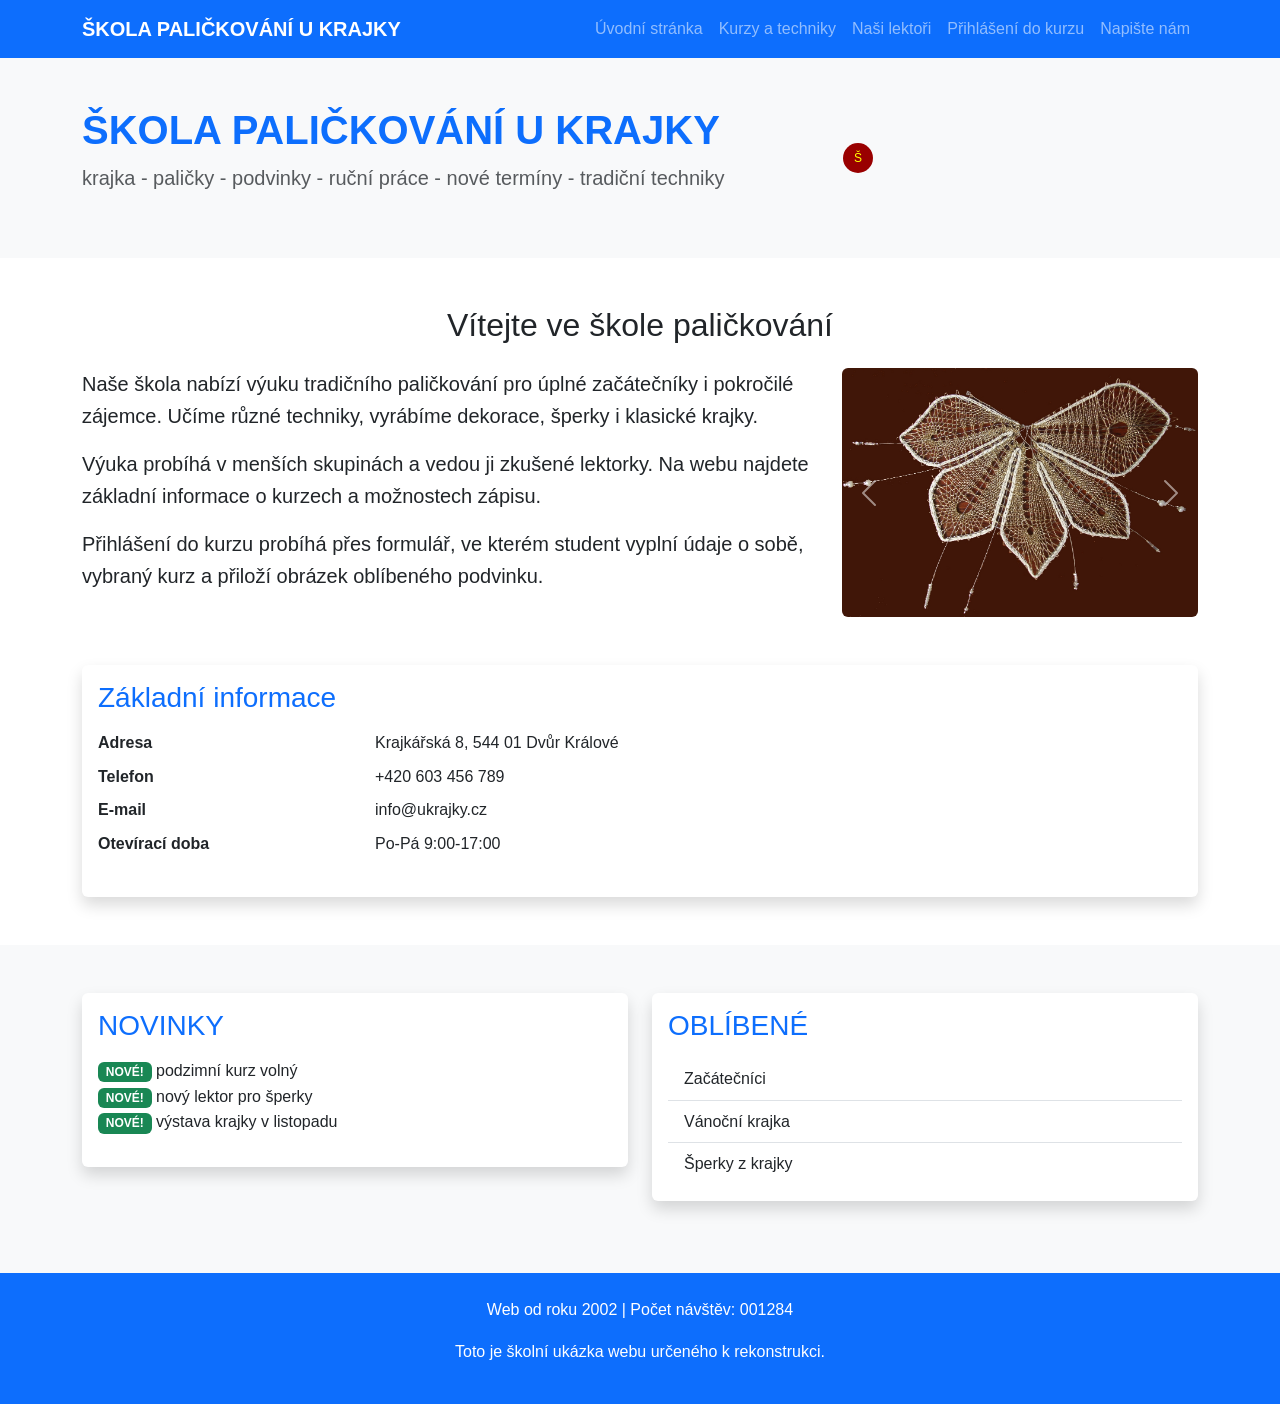
<file: index.html>
﻿<!DOCTYPE html>
<html lang="cs">
<head>
    <meta charset="UTF-8">
    <meta name="viewport" content="width=device-width, initial-scale=1.0">
    <title>Škola Paličkování U Krajky</title>
    <link rel="icon" href="favicon.svg" type="image/svg+xml">
    <link href="https://cdn.jsdelivr.net/npm/bootstrap@5.3.0/dist/css/bootstrap.min.css" rel="stylesheet">
    <link rel="stylesheet" href="style.css">
</head>
<body>
    <nav class="navbar navbar-expand-lg navbar-dark bg-primary">
        <div class="container">
            <a class="navbar-brand" href="index.html">ŠKOLA PALIČKOVÁNÍ U KRAJKY</a>
            <button class="navbar-toggler" type="button" data-bs-toggle="collapse" data-bs-target="#navbarNav">
                <span class="navbar-toggler-icon"></span>
            </button>
            <div class="collapse navbar-collapse" id="navbarNav">
                <ul class="navbar-nav ms-auto">
                    <li class="nav-item"><a class="nav-link" href="index.html">Úvodní stránka</a></li>
                    <li class="nav-item"><a class="nav-link" href="kurzy.html">Kurzy a techniky</a></li>
                    <li class="nav-item"><a class="nav-link" href="lektori.html">Naši lektoři</a></li>
                    <li class="nav-item"><a class="nav-link" href="prihlaseni.html">Přihlášení do kurzu</a></li>
                    <li class="nav-item"><a class="nav-link" href="mailto:info@ukrajky.cz">Napište nám</a></li>
                </ul>
            </div>
        </div>
    </nav>

    <header class="bg-light py-5">
        <div class="container">
            <div class="row align-items-center">
                <div class="col-lg-8">
                    <h1 class="display-4 fw-bold text-primary">ŠKOLA PALIČKOVÁNÍ U KRAJKY</h1>
                    <p class="lead text-muted">krajka - paličky - podvinky - ruční práce - nové termíny - tradiční techniky</p>
                </div>
                <div class="col-lg-4">
                    <img src="favicon.svg" alt="Logo školy" class="img-fluid rounded">
                </div>
            </div>
        </div>
    </header>

    <main class="container my-5">
        <section class="welcome mb-5">
            <h2 class="text-center mb-4">Vítejte ve škole paličkování</h2>
            <div class="row">
                <div class="col-md-8">
                    <p class="fs-5">Naše škola nabízí výuku tradičního paličkování pro úplné začátečníky i pokročilé zájemce. Učíme různé techniky, vyrábíme dekorace, šperky i klasické krajky.</p>
                    <p class="fs-5">Výuka probíhá v menších skupinách a vedou ji zkušené lektorky. Na webu najdete základní informace o kurzech a možnostech zápisu.</p>
                    <p class="fs-5">Přihlášení do kurzu probíhá přes formulář, ve kterém student vyplní údaje o sobě, vybraný kurz a přiloží obrázek oblíbeného podvinku.</p>
                </div>
                <div class="col-md-4">
                    <div id="imageCarousel" class="carousel slide" data-bs-ride="carousel">
                        <div class="carousel-inner">
                            <div class="carousel-item active">
                                <img src="palickovani1.jpg" class="d-block w-100" alt="Paličkování 1">
                            </div>
                            <div class="carousel-item">
                                <img src="palickovani2.webp" class="d-block w-100" alt="Paličkování 2">
                            </div>
                            <div class="carousel-item">
                                <img src="palickovani3.jpg" class="d-block w-100" alt="Paličkování 3">
                            </div>
                        </div>
                        <button class="carousel-control-prev" type="button" data-bs-target="#imageCarousel" data-bs-slide="prev">
                            <span class="carousel-control-prev-icon"></span>
                        </button>
                        <button class="carousel-control-next" type="button" data-bs-target="#imageCarousel" data-bs-slide="next">
                            <span class="carousel-control-next-icon"></span>
                        </button>
                    </div>
                </div>
            </div>
        </section>

        <section class="info card shadow mb-5">
            <div class="card-body">
                <h3 class="card-title">Základní informace</h3>
                <dl class="row">
                    <dt class="col-sm-3">Adresa</dt>
                    <dd class="col-sm-9">Krajkářská 8, 544 01 Dvůr Králové</dd>
                    <dt class="col-sm-3">Telefon</dt>
                    <dd class="col-sm-9">+420 603 456 789</dd>
                    <dt class="col-sm-3">E-mail</dt>
                    <dd class="col-sm-9">info@ukrajky.cz</dd>
                    <dt class="col-sm-3">Otevírací doba</dt>
                    <dd class="col-sm-9">Po-Pá 9:00-17:00</dd>
                </dl>
            </div>
        </section>
    </main>

    <aside class="bg-light py-5">
        <div class="container">
            <div class="row">
                <div class="col-md-6">
                    <div class="card shadow mb-4">
                        <div class="card-body">
                            <h3 class="card-title">NOVINKY</h3>
                            <ul class="list-unstyled">
                                <li><span class="badge bg-success">NOVÉ!</span> podzimní kurz volný</li>
                                <li><span class="badge bg-success">NOVÉ!</span> nový lektor pro šperky</li>
                                <li><span class="badge bg-success">NOVÉ!</span> výstava krajky v listopadu</li>
                            </ul>
                        </div>
                    </div>
                </div>
                <div class="col-md-6">
                    <div class="card shadow mb-4">
                        <div class="card-body">
                            <h3 class="card-title">OBLÍBENÉ</h3>
                            <ul class="list-group list-group-flush">
                                <li class="list-group-item">Začátečníci</li>
                                <li class="list-group-item">Vánoční krajka</li>
                                <li class="list-group-item">Šperky z krajky</li>
                            </ul>
                        </div>
                    </div>
                </div>
            </div>
        </div>
    </aside>

    <footer class="bg-primary text-white py-4">
        <div class="container text-center">
            <p>Web od roku 2002 | Počet návštěv: 001284</p>
            <p>Toto je školní ukázka webu určeného k rekonstrukci.</p>
        </div>
    </footer>
    <script src="https://cdn.jsdelivr.net/npm/bootstrap@5.3.0/dist/js/bootstrap.bundle.min.js"></script>
</body>
</html>
</file>
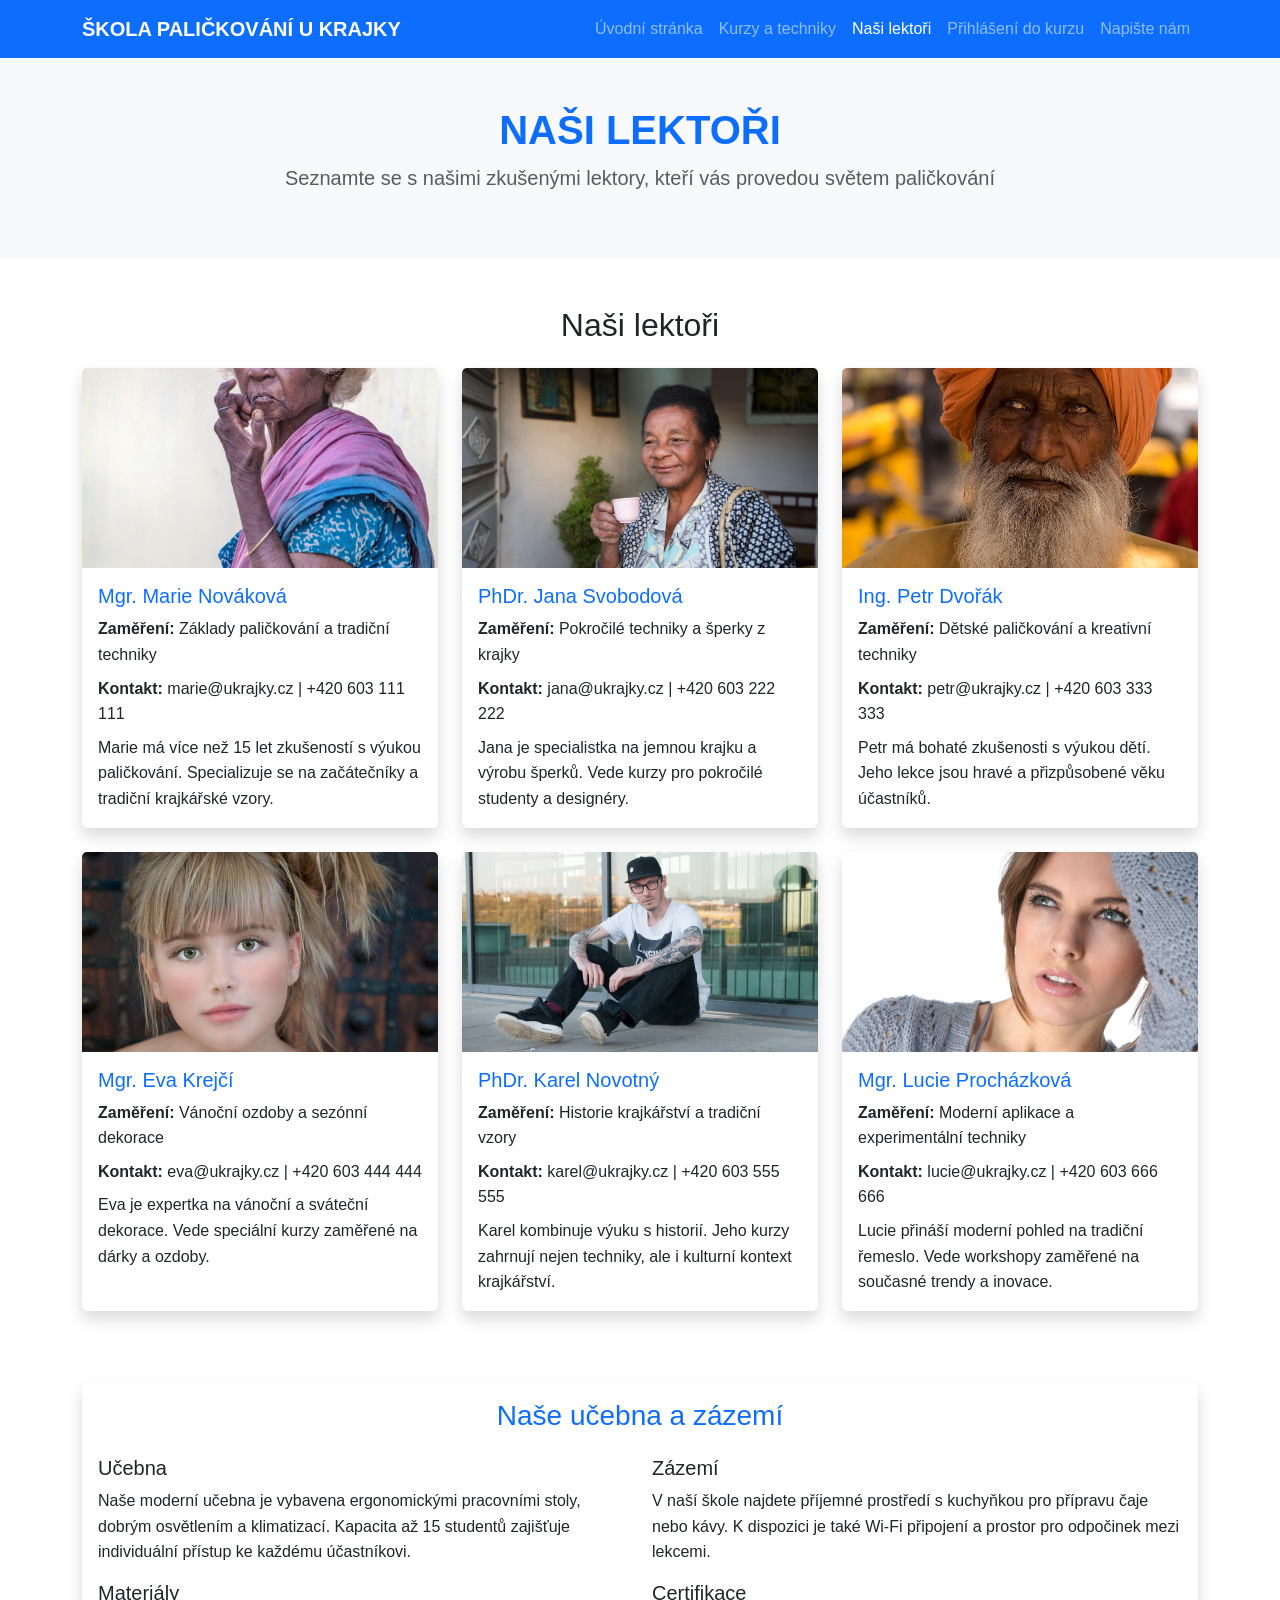
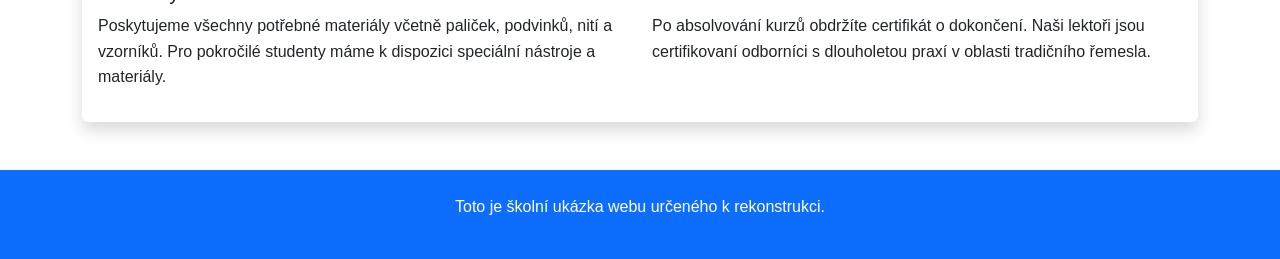
<file: lektori.html>
<!DOCTYPE html>
<html lang="cs">
<head>
    <meta charset="UTF-8">
    <meta name="viewport" content="width=device-width, initial-scale=1.0">
    <title>Naši lektoři - Škola Paličkování U Krajky</title>
    <link rel="icon" href="favicon.svg" type="image/svg+xml">
    <link href="https://cdn.jsdelivr.net/npm/bootstrap@5.3.0/dist/css/bootstrap.min.css" rel="stylesheet">
    <link rel="stylesheet" href="style.css">
</head>
<body>
    <nav class="navbar navbar-expand-lg navbar-dark bg-primary">
        <div class="container">
            <a class="navbar-brand" href="index.html">ŠKOLA PALIČKOVÁNÍ U KRAJKY</a>
            <button class="navbar-toggler" type="button" data-bs-toggle="collapse" data-bs-target="#navbarNav">
                <span class="navbar-toggler-icon"></span>
            </button>
            <div class="collapse navbar-collapse" id="navbarNav">
                <ul class="navbar-nav ms-auto">
                    <li class="nav-item"><a class="nav-link" href="index.html">Úvodní stránka</a></li>
                    <li class="nav-item"><a class="nav-link" href="kurzy.html">Kurzy a techniky</a></li>
                    <li class="nav-item"><a class="nav-link active" href="lektori.html">Naši lektoři</a></li>
                    <li class="nav-item"><a class="nav-link" href="prihlaseni.html">Přihlášení do kurzu</a></li>
                    <li class="nav-item"><a class="nav-link" href="mailto:info@ukrajky.cz">Napište nám</a></li>
                </ul>
            </div>
        </div>
    </nav>

    <header class="bg-light py-5">
        <div class="container">
            <h1 class="display-4 fw-bold text-primary text-center">NAŠI LEKTOŘI</h1>
            <p class="lead text-muted text-center">Seznamte se s našimi zkušenými lektory, kteří vás provedou světem paličkování</p>
        </div>
    </header>

    <main class="container my-5">
        <section class="lecturers mb-5">
            <h2 class="text-center mb-4">Naši lektoři</h2>
            <div class="row">
                <div class="col-lg-4 col-md-6 mb-4">
                    <div class="card lecturer-card shadow h-100">
                        <img src="nithinclicks-face-7218927_1920.jpg" class="card-img-top" alt="Mgr. Marie Nováková">
                        <div class="card-body d-flex flex-column">
                            <h5 class="card-title">Mgr. Marie Nováková</h5>
                            <p class="card-text"><strong>Zaměření:</strong> Základy paličkování a tradiční techniky</p>
                            <p class="card-text"><strong>Kontakt:</strong> marie@ukrajky.cz | +420 603 111 111</p>
                            <p class="card-text">Marie má více než 15 let zkušeností s výukou paličkování. Specializuje se na začátečníky a tradiční krajkářské vzory.</p>
                        </div>
                    </div>
                </div>
                <div class="col-lg-4 col-md-6 mb-4">
                    <div class="card lecturer-card shadow h-100">
                        <img src="16692474-portrait-5367362_1920.jpg" class="card-img-top" alt="PhDr. Jana Svobodová">
                        <div class="card-body d-flex flex-column">
                            <h5 class="card-title">PhDr. Jana Svobodová</h5>
                            <p class="card-text"><strong>Zaměření:</strong> Pokročilé techniky a šperky z krajky</p>
                            <p class="card-text"><strong>Kontakt:</strong> jana@ukrajky.cz | +420 603 222 222</p>
                            <p class="card-text">Jana je specialistka na jemnou krajku a výrobu šperků. Vede kurzy pro pokročilé studenty a designéry.</p>
                        </div>
                    </div>
                </div>
                <div class="col-lg-4 col-md-6 mb-4">
                    <div class="card lecturer-card shadow h-100">
                        <img src="jpeter2-indians-1748464_1920.jpg" class="card-img-top" alt="Ing. Petr Dvořák">
                        <div class="card-body d-flex flex-column">
                            <h5 class="card-title">Ing. Petr Dvořák</h5>
                            <p class="card-text"><strong>Zaměření:</strong> Dětské paličkování a kreativní techniky</p>
                            <p class="card-text"><strong>Kontakt:</strong> petr@ukrajky.cz | +420 603 333 333</p>
                            <p class="card-text">Petr má bohaté zkušenosti s výukou dětí. Jeho lekce jsou hravé a přizpůsobené věku účastníků.</p>
                        </div>
                    </div>
                </div>
                <div class="col-lg-4 col-md-6 mb-4">
                    <div class="card lecturer-card shadow h-100">
                        <img src="pezibear-person-human-1205800_1920.jpg" class="card-img-top" alt="Mgr. Eva Krejčí">
                        <div class="card-body d-flex flex-column">
                            <h5 class="card-title">Mgr. Eva Krejčí</h5>
                            <p class="card-text"><strong>Zaměření:</strong> Vánoční ozdoby a sezónní dekorace</p>
                            <p class="card-text"><strong>Kontakt:</strong> eva@ukrajky.cz | +420 603 444 444</p>
                            <p class="card-text">Eva je expertka na vánoční a sváteční dekorace. Vede speciální kurzy zaměřené na dárky a ozdoby.</p>
                        </div>
                    </div>
                </div>
                <div class="col-lg-4 col-md-6 mb-4">
                    <div class="card lecturer-card shadow h-100">
                        <img src="susanne906-portrait-5115894_1920.jpg" class="card-img-top" alt="PhDr. Karel Novotný">
                        <div class="card-body d-flex flex-column">
                            <h5 class="card-title">PhDr. Karel Novotný</h5>
                            <p class="card-text"><strong>Zaměření:</strong> Historie krajkářství a tradiční vzory</p>
                            <p class="card-text"><strong>Kontakt:</strong> karel@ukrajky.cz | +420 603 555 555</p>
                            <p class="card-text">Karel kombinuje výuku s historií. Jeho kurzy zahrnují nejen techniky, ale i kulturní kontext krajkářství.</p>
                        </div>
                    </div>
                </div>
                <div class="col-lg-4 col-md-6 mb-4">
                    <div class="card lecturer-card shadow h-100">
                        <img src="engin_akyurt-model-2387582_1920.jpg" class="card-img-top" alt="Mgr. Lucie Procházková">
                        <div class="card-body d-flex flex-column">
                            <h5 class="card-title">Mgr. Lucie Procházková</h5>
                            <p class="card-text"><strong>Zaměření:</strong> Moderní aplikace a experimentální techniky</p>
                            <p class="card-text"><strong>Kontakt:</strong> lucie@ukrajky.cz | +420 603 666 666</p>
                            <p class="card-text">Lucie přináší moderní pohled na tradiční řemeslo. Vede workshopy zaměřené na současné trendy a inovace.</p>
                        </div>
                    </div>
                </div>
            </div>
        </section>

        <section class="facilities card shadow mb-5">
            <div class="card-body">
                <h3 class="card-title text-center mb-4">Naše učebna a zázemí</h3>
                <div class="row">
                    <div class="col-md-6">
                        <h5><i class="bi bi-house-door"></i> Učebna</h5>
                        <p>Naše moderní učebna je vybavena ergonomickými pracovními stoly, dobrým osvětlením a klimatizací. Kapacita až 15 studentů zajišťuje individuální přístup ke každému účastníkovi.</p>
                        <h5><i class="bi bi-tools"></i> Materiály</h5>
                        <p>Poskytujeme všechny potřebné materiály včetně paliček, podvinků, nití a vzorníků. Pro pokročilé studenty máme k dispozici speciální nástroje a materiály.</p>
                    </div>
                    <div class="col-md-6">
                        <h5><i class="bi bi-cup-hot"></i> Zázemí</h5>
                        <p>V naší škole najdete příjemné prostředí s kuchyňkou pro přípravu čaje nebo kávy. K dispozici je také Wi-Fi připojení a prostor pro odpočinek mezi lekcemi.</p>
                        <h5><i class="bi bi-award"></i> Certifikace</h5>
                        <p>Po absolvování kurzů obdržíte certifikát o dokončení. Naši lektoři jsou certifikovaní odborníci s dlouholetou praxí v oblasti tradičního řemesla.</p>
                    </div>
                </div>
            </div>
        </section>
    </main>

    <footer class="bg-primary text-white py-4">
        <div class="container text-center">
            <p>Toto je školní ukázka webu určeného k rekonstrukci.</p>
        </div>
    </footer>
    <script src="https://cdn.jsdelivr.net/npm/bootstrap@5.3.0/dist/js/bootstrap.bundle.min.js"></script>
</body>
</html>
</file>
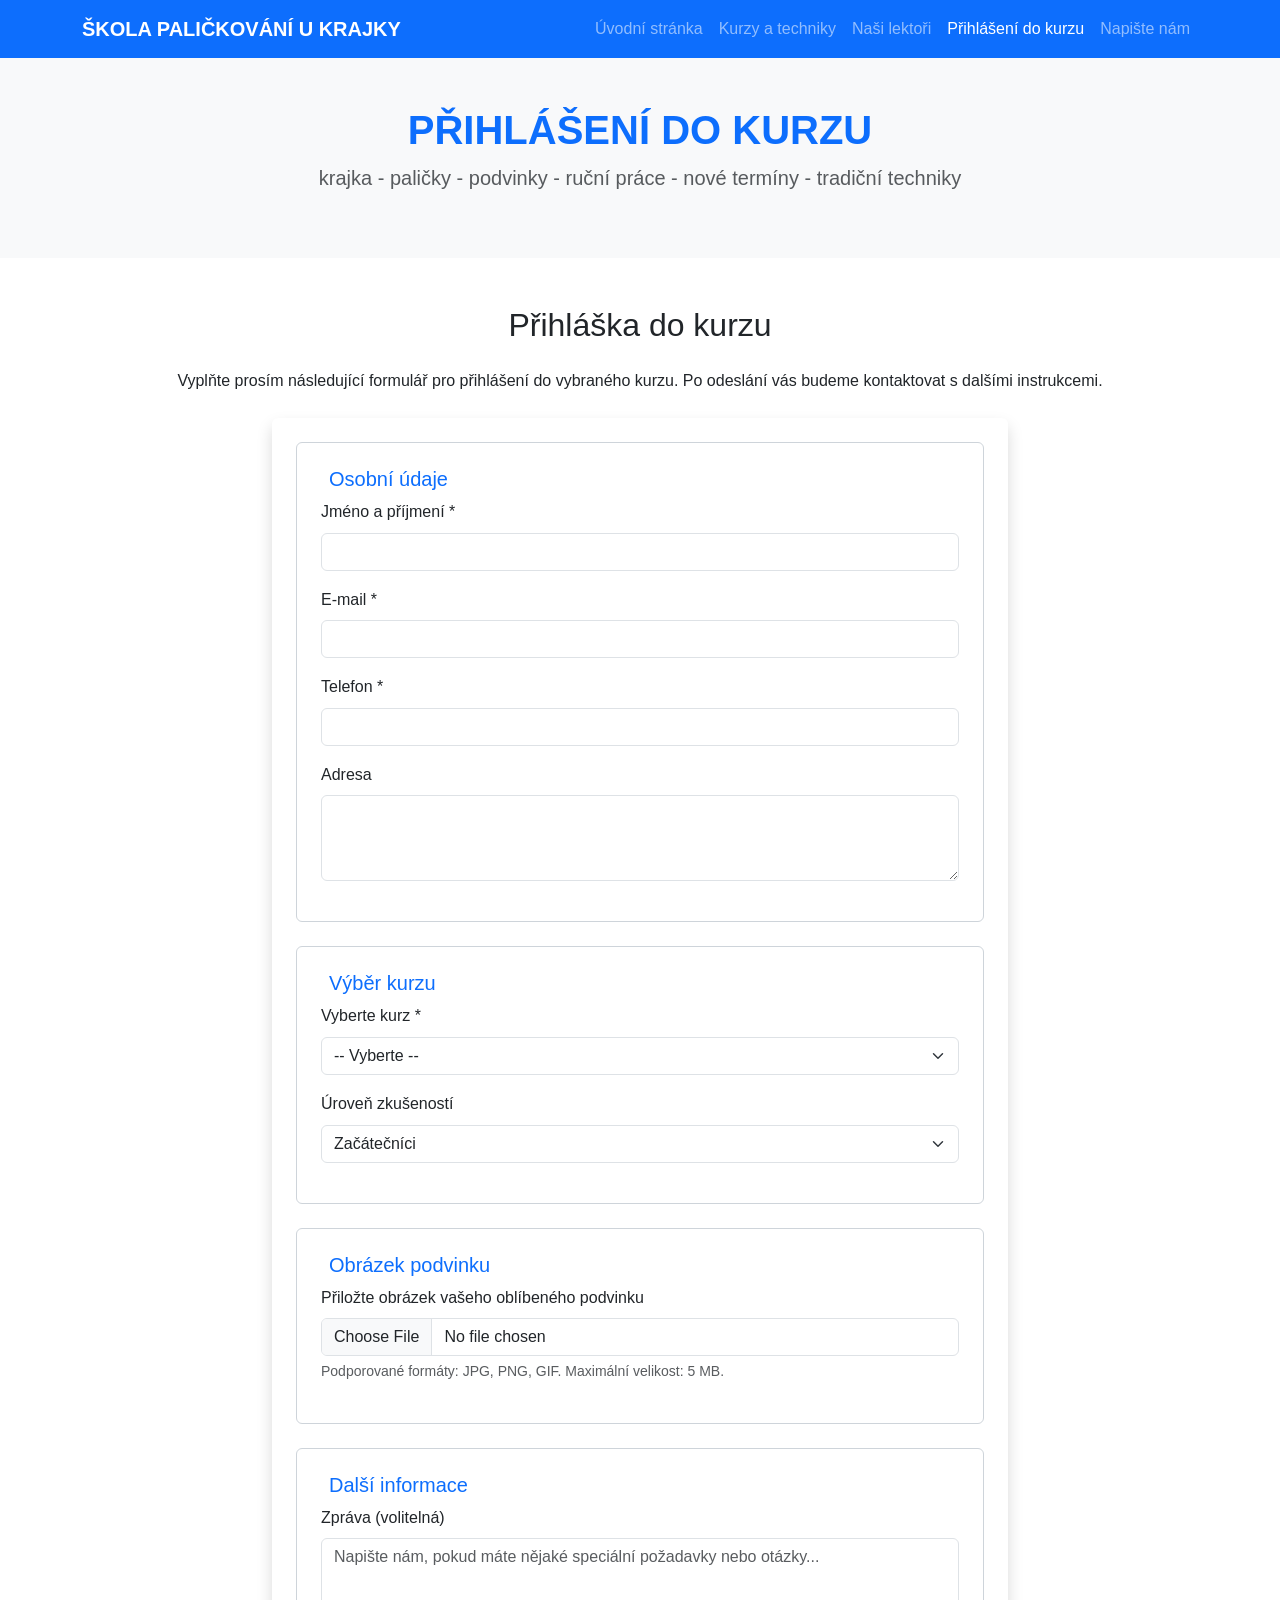
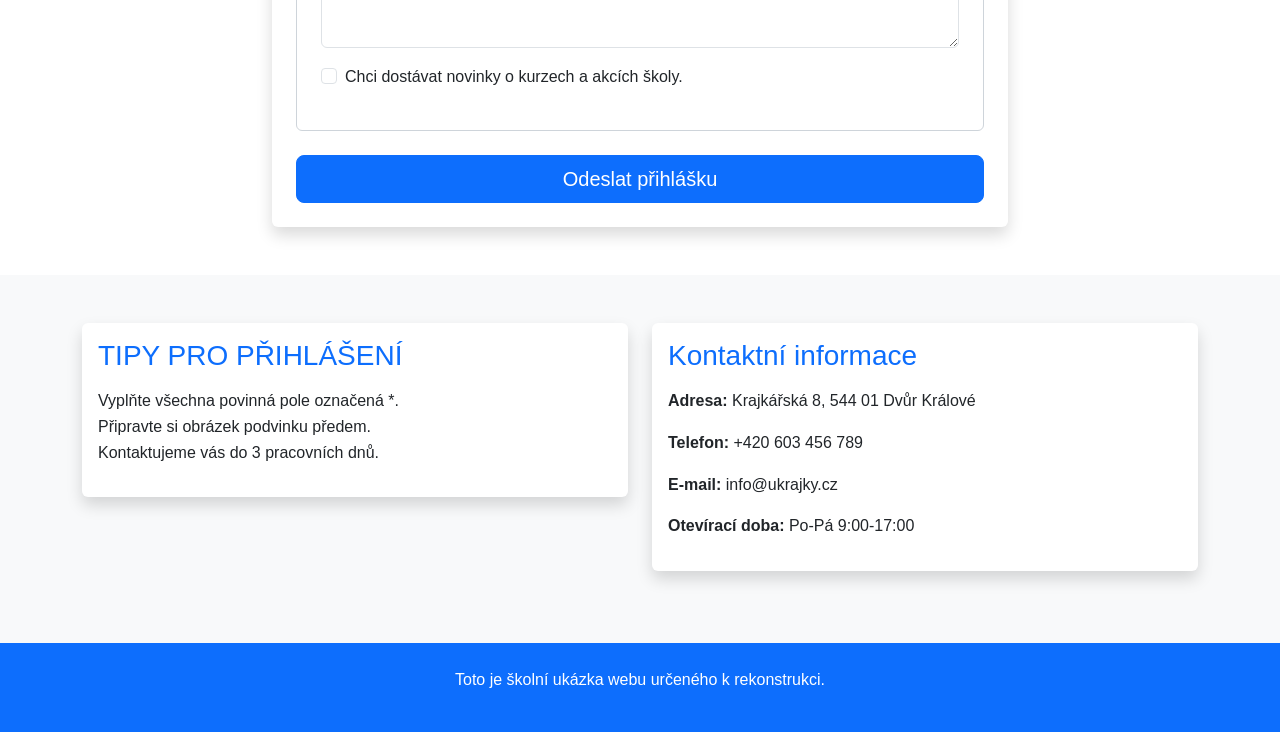
<file: prihlaseni.html>
<!DOCTYPE html>
<html lang="cs">
<head>
    <meta charset="UTF-8">
    <meta name="viewport" content="width=device-width, initial-scale=1.0">
    <title>Přihlášení do kurzu - Škola Paličkování U Krajky</title>
    <link rel="icon" href="favicon.svg" type="image/svg+xml">
    <link href="https://cdn.jsdelivr.net/npm/bootstrap@5.3.0/dist/css/bootstrap.min.css" rel="stylesheet">
    <link rel="stylesheet" href="style.css">
    <script src="script.js" defer></script>
</head>
<body>
    <nav class="navbar navbar-expand-lg navbar-dark bg-primary">
        <div class="container">
            <a class="navbar-brand" href="index.html">ŠKOLA PALIČKOVÁNÍ U KRAJKY</a>
            <button class="navbar-toggler" type="button" data-bs-toggle="collapse" data-bs-target="#navbarNav">
                <span class="navbar-toggler-icon"></span>
            </button>
            <div class="collapse navbar-collapse" id="navbarNav">
                <ul class="navbar-nav ms-auto">
                    <li class="nav-item"><a class="nav-link" href="index.html">Úvodní stránka</a></li>
                    <li class="nav-item"><a class="nav-link" href="kurzy.html">Kurzy a techniky</a></li>
                    <li class="nav-item"><a class="nav-link" href="lektori.html">Naši lektoři</a></li>
                    <li class="nav-item"><a class="nav-link active" href="prihlaseni.html">Přihlášení do kurzu</a></li>
                    <li class="nav-item"><a class="nav-link" href="mailto:info@ukrajky.cz">Napište nám</a></li>
                </ul>
            </div>
        </div>
    </nav>

    <header class="bg-light py-5">
        <div class="container">
            <h1 class="display-4 fw-bold text-primary text-center">PŘIHLÁŠENÍ DO KURZU</h1>
            <p class="lead text-muted text-center">krajka - paličky - podvinky - ruční práce - nové termíny - tradiční techniky</p>
        </div>
    </header>

    <main class="container my-5">
        <section class="form-section">
            <h2 class="text-center mb-4">Přihláška do kurzu</h2>
            <p class="text-center mb-4">Vyplňte prosím následující formulář pro přihlášení do vybraného kurzu. Po odeslání vás budeme kontaktovat s dalšími instrukcemi.</p>
            <div class="row justify-content-center">
                <div class="col-lg-8">
                    <form action="#" method="post" enctype="multipart/form-data" class="registration-form card shadow p-4">
                        <fieldset class="mb-4">
                            <legend class="h5 text-primary">Osobní údaje</legend>
                            <div class="mb-3">
                                <label for="jmeno" class="form-label">Jméno a příjmení *</label>
                                <input type="text" class="form-control" id="jmeno" name="jmeno" required>
                            </div>
                            <div class="mb-3">
                                <label for="email" class="form-label">E-mail *</label>
                                <input type="email" class="form-control" id="email" name="email" required>
                            </div>
                            <div class="mb-3">
                                <label for="telefon" class="form-label">Telefon *</label>
                                <input type="tel" class="form-control" id="telefon" name="telefon" required>
                            </div>
                            <div class="mb-3">
                                <label for="adresa" class="form-label">Adresa</label>
                                <textarea class="form-control" id="adresa" name="adresa" rows="3"></textarea>
                            </div>
                        </fieldset>

                        <fieldset class="mb-4">
                            <legend class="h5 text-primary">Výběr kurzu</legend>
                            <div class="mb-3">
                                <label for="kurz" class="form-label">Vyberte kurz *</label>
                                <select class="form-select" id="kurz" name="kurz" required>
                                    <option value="">-- Vyberte --</option>
                                    <option value="zaklady">Základy paličkování</option>
                                    <option value="tradicni">Tradiční vzory</option>
                                    <option value="sperky">Šperky z krajky</option>
                                    <option value="vanoce">Vánoční ozdoby</option>
                                    <option value="jemna">Jemná krajka</option>
                                    <option value="detske">Dětské paličkování</option>
                                </select>
                            </div>
                            <div class="mb-3">
                                <label for="zkusenosti" class="form-label">Úroveň zkušeností</label>
                                <select class="form-select" id="zkusenosti" name="zkusenosti">
                                    <option value="zacatecnici">Začátečníci</option>
                                    <option value="pokrocili">Pokročilí</option>
                                    <option value="mirne-pokrocili">Mírně pokročilí</option>
                                </select>
                            </div>
                        </fieldset>

                        <fieldset class="mb-4">
                            <legend class="h5 text-primary">Obrázek podvinku</legend>
                            <div class="mb-3">
                                <label for="obrazek" class="form-label">Přiložte obrázek vašeho oblíbeného podvinku</label>
                                <input type="file" class="form-control" id="obrazek" name="obrazek" accept="image/*">
                                <div class="form-text">Podporované formáty: JPG, PNG, GIF. Maximální velikost: 5 MB.</div>
                            </div>
                        </fieldset>

                        <fieldset class="mb-4">
                            <legend class="h5 text-primary">Další informace</legend>
                            <div class="mb-3">
                                <label for="zprava" class="form-label">Zpráva (volitelná)</label>
                                <textarea class="form-control" id="zprava" name="zprava" rows="4" placeholder="Napište nám, pokud máte nějaké speciální požadavky nebo otázky..."></textarea>
                            </div>
                            <div class="mb-3 form-check">
                                <input type="checkbox" class="form-check-input" id="newsletter" name="newsletter" value="yes">
                                <label class="form-check-label" for="newsletter">Chci dostávat novinky o kurzech a akcích školy.</label>
                            </div>
                        </fieldset>

                        <div class="d-grid">
                            <button type="submit" class="btn btn-primary btn-lg">Odeslat přihlášku</button>
                        </div>
                    </form>
                </div>
            </div>
        </section>
    </main>

    <aside class="bg-light py-5">
        <div class="container">
            <div class="row">
                <div class="col-md-6">
                    <div class="card shadow mb-4">
                        <div class="card-body">
                            <h3 class="card-title">TIPY PRO PŘIHLÁŠENÍ</h3>
                            <ul class="list-unstyled">
                                <li><i class="bi bi-check-circle text-success"></i> Vyplňte všechna povinná pole označená *.</li>
                                <li><i class="bi bi-check-circle text-success"></i> Připravte si obrázek podvinku předem.</li>
                                <li><i class="bi bi-check-circle text-success"></i> Kontaktujeme vás do 3 pracovních dnů.</li>
                            </ul>
                        </div>
                    </div>
                </div>
                <div class="col-md-6">
                    <div class="card shadow mb-4">
                        <div class="card-body">
                            <h3 class="card-title">Kontaktní informace</h3>
                            <p><strong>Adresa:</strong> Krajkářská 8, 544 01 Dvůr Králové</p>
                            <p><strong>Telefon:</strong> +420 603 456 789</p>
                            <p><strong>E-mail:</strong> info@ukrajky.cz</p>
                            <p><strong>Otevírací doba:</strong> Po-Pá 9:00-17:00</p>
                        </div>
                    </div>
                </div>
            </div>
        </div>
    </aside>

    <footer class="bg-primary text-white py-4">
        <div class="container text-center">
            <p>Toto je školní ukázka webu určeného k rekonstrukci.</p>
        </div>
    </footer>
    <script src="https://cdn.jsdelivr.net/npm/bootstrap@5.3.0/dist/js/bootstrap.bundle.min.js"></script>
</body>
</html>
</file>
<file: style.css>
/* CSS proměnné pro snadnou změnu */
:root {
    --primary-color: #0d6efd;
    --secondary-color: #6c757d;
    --accent-color: #f8f9fa;
    --text-color: #212529;
    --link-color: #0d6efd;
    --visited-link-color: #6610f2;
    --active-link-color: #dc3545;
    --background-color: #ffffff;
    --card-background: #ffffff;
    --card-border-radius: 0.375rem;
    --form-border-color: #ced4da;
}

/* Bootstrap overrides a vlastní styly */
body {
    font-family: 'Segoe UI', Tahoma, Geneva, Verdana, sans-serif;
    line-height: 1.6;
    color: var(--text-color);
    background-color: var(--background-color);
}

.navbar-brand {
    font-weight: bold;
    font-size: 1.25rem;
}

.display-4 {
    font-size: 2.5rem;
}

.card {
    border: none;
    border-radius: var(--card-border-radius);
    box-shadow: 0 0.125rem 0.25rem rgba(0, 0, 0, 0.075);
}

.card-title {
    color: var(--primary-color);
    margin-bottom: 1rem;
}

.table {
    border-radius: var(--card-border-radius);
    overflow: hidden;
}

.table thead th {
    border-bottom: 2px solid #dee2e6;
}

.btn-primary:hover {
    background-color: #0b5ed7;
    border-color: #0a58ca;
}

.alert {
    border-radius: var(--card-border-radius);
}

.form-control:focus,
.form-select:focus {
    border-color: var(--primary-color);
    box-shadow: 0 0 0 0.2rem rgba(13, 110, 253, 0.25);
}

fieldset {
    border: 1px solid var(--form-border-color);
    border-radius: var(--card-border-radius);
    padding: 1.5rem;
    margin-bottom: 1.5rem;
    background-color: var(--card-background);
}

legend {
    font-weight: 600;
    color: var(--primary-color);
    padding: 0 0.5rem;
    border: none;
    width: auto;
    margin-bottom: 1rem;
}

.carousel-item img {
    border-radius: var(--card-border-radius);
}

/* Animace */
.card,
.btn,
.navbar {
    transition: all 0.3s ease;
}

.card:hover {
    transform: translateY(-2px);
    box-shadow: 0 0.5rem 1rem rgba(0, 0, 0, 0.15);
}

.btn:hover {
    transform: translateY(-1px);
}

.lecturer-card .card-img-top {
    height: 200px;
    object-fit: cover;
}

.lecturer-card .card-body {
    flex-grow: 1;
}

.lecturer-card .card-title {
    color: var(--primary-color);
    margin-bottom: 0.5rem;
}

.lecturer-card .card-text {
    margin-bottom: 0.5rem;
}

.lecturer-card .card-text:last-child {
    margin-bottom: 0;
}
</file>
